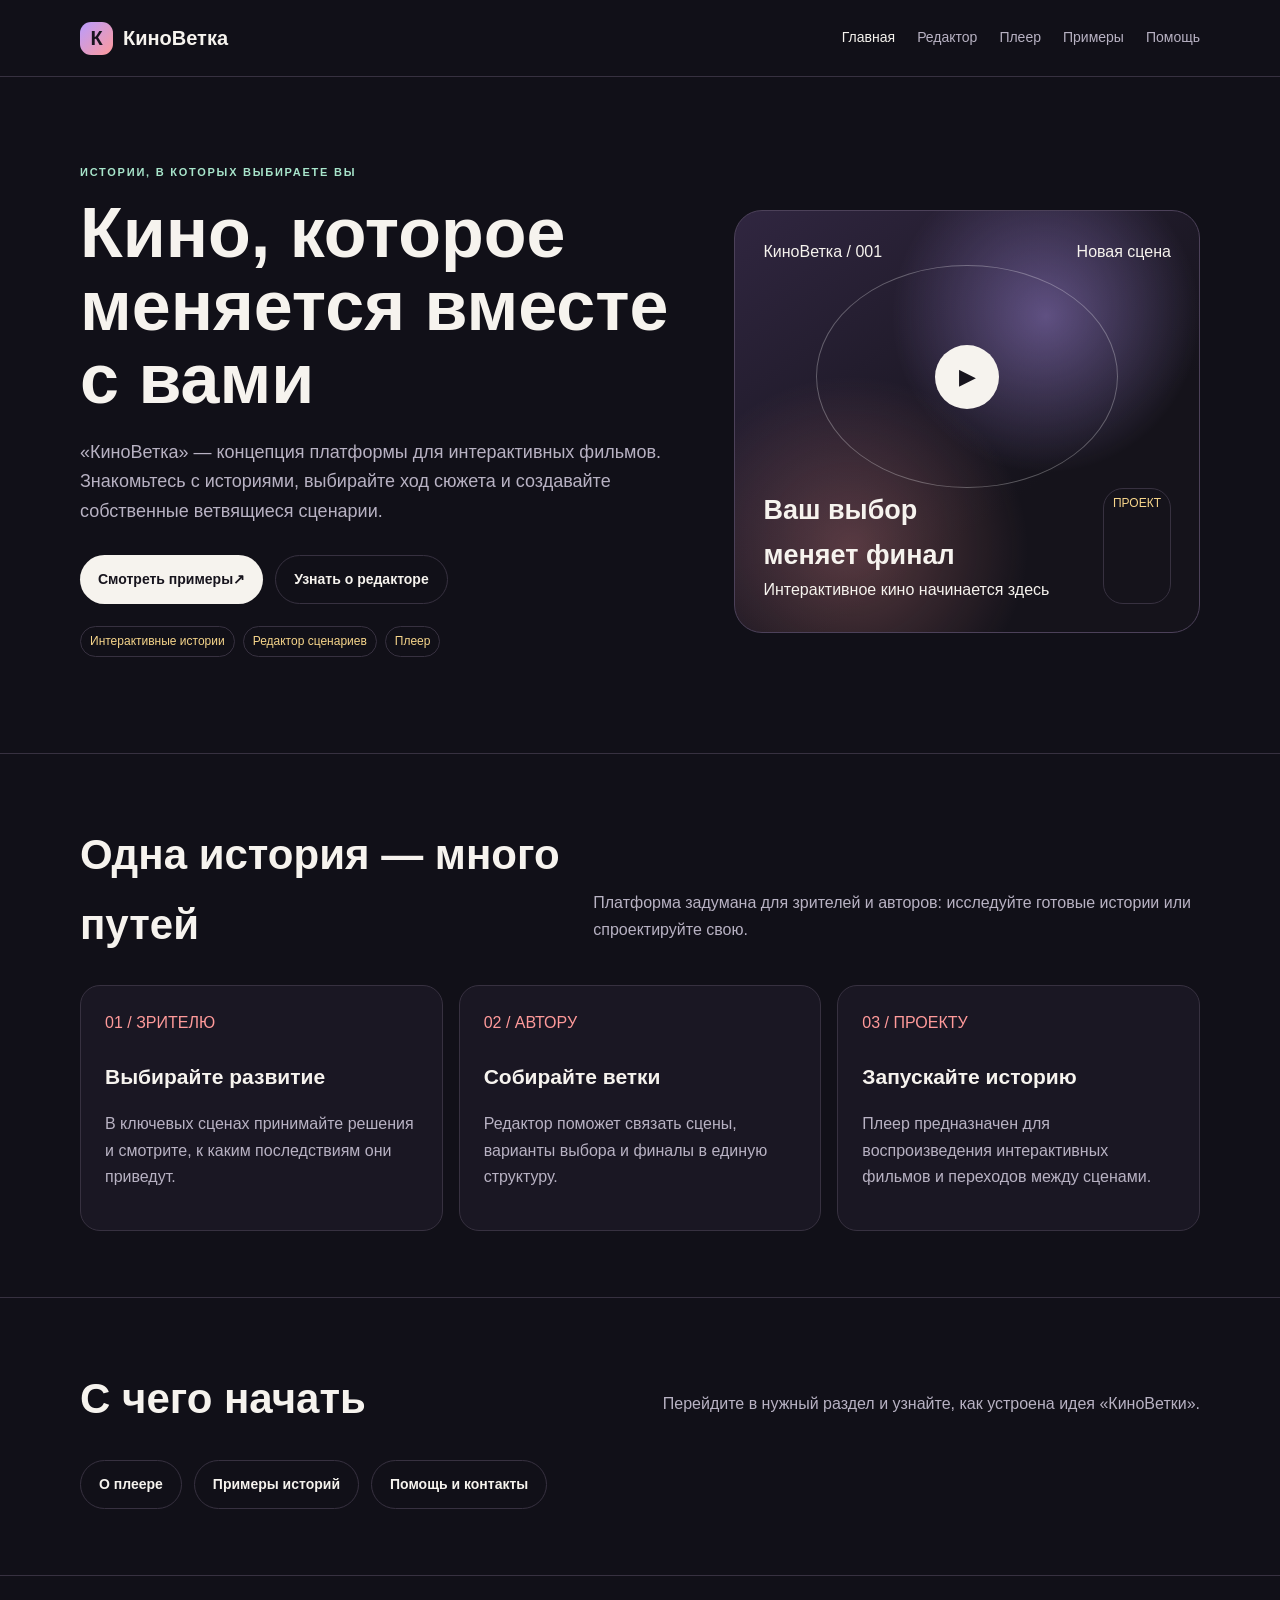
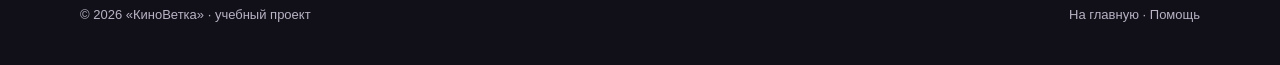
<file: index.html>
<!doctype html><html lang="ru"><head><meta charset="utf-8"><meta name="viewport" content="width=device-width,initial-scale=1"><meta name="description" content="КиноВетка — концепция платформы интерактивного кино, редактора сценариев и плеера."><title>Главная — КиноВетка</title><link rel="stylesheet" href="css/style.css"></head><body><header class="topbar"><div class="wrap nav"><a class="brand" href="index.html"><span class="logo">К</span> КиноВетка</a><nav class="links" aria-label="Основная навигация"><a class="active" href="index.html">Главная</a><a class="" href="editor.html">Редактор</a><a class="" href="player.html">Плеер</a><a class="" href="examples.html">Примеры</a><a class="" href="help.html">Помощь</a></nav></div></header><main><section class="hero"><div class="wrap hero-grid"><div><div class="eyebrow">Истории, в которых выбираете вы</div><h1>Кино, которое меняется вместе с вами</h1><p>«КиноВетка» — концепция платформы для интерактивных фильмов. Знакомьтесь с историями, выбирайте ход сюжета и создавайте собственные ветвящиеся сценарии.</p><div class="actions"><a class="button" href="examples.html">Смотреть примеры <span>↗</span></a><a class="button secondary" href="editor.html">Узнать о редакторе</a></div><div class="chips"><span class="chip">Интерактивные истории</span><span class="chip">Редактор сценариев</span><span class="chip">Плеер</span></div></div><div class="poster" aria-label="Декоративная иллюстрация кинематографического кадра"><div class="poster-top"><span>КиноВетка / 001</span><span>Новая сцена</span></div><div class="film-frame"><div class="play">▶</div></div><div class="poster-bottom"><div><div class="poster-title">Ваш выбор<br>меняет финал</div><div class="poster-tag">Интерактивное кино начинается здесь</div></div><span class="release">ПРОЕКТ</span></div></div></div></section><section class="section"><div class="wrap"><div class="section-head"><h2>Одна история — много путей</h2><p>Платформа задумана для зрителей и авторов: исследуйте готовые истории или спроектируйте свою.</p></div><div class="cards"><article class="card"><span class="num">01 / ЗРИТЕЛЮ</span><h3>Выбирайте развитие</h3><p>В ключевых сценах принимайте решения и смотрите, к каким последствиям они приведут.</p></article><article class="card"><span class="num">02 / АВТОРУ</span><h3>Собирайте ветки</h3><p>Редактор поможет связать сцены, варианты выбора и финалы в единую структуру.</p></article><article class="card"><span class="num">03 / ПРОЕКТУ</span><h3>Запускайте историю</h3><p>Плеер предназначен для воспроизведения интерактивных фильмов и переходов между сценами.</p></article></div></div></section><section class="section"><div class="wrap"><div class="section-head"><h2>С чего начать</h2><p>Перейдите в нужный раздел и узнайте, как устроена идея «КиноВетки».</p></div><div class="actions"><a class="button secondary" href="player.html">О плеере</a><a class="button secondary" href="examples.html">Примеры историй</a><a class="button secondary" href="help.html">Помощь и контакты</a></div></div></section></main><footer class="footer"><div class="wrap footer-row"><span>© 2026 «КиноВетка» · учебный проект</span><span><a href="index.html">На главную</a> · <a href="help.html">Помощь</a></span></div></footer></body></html>
</file>
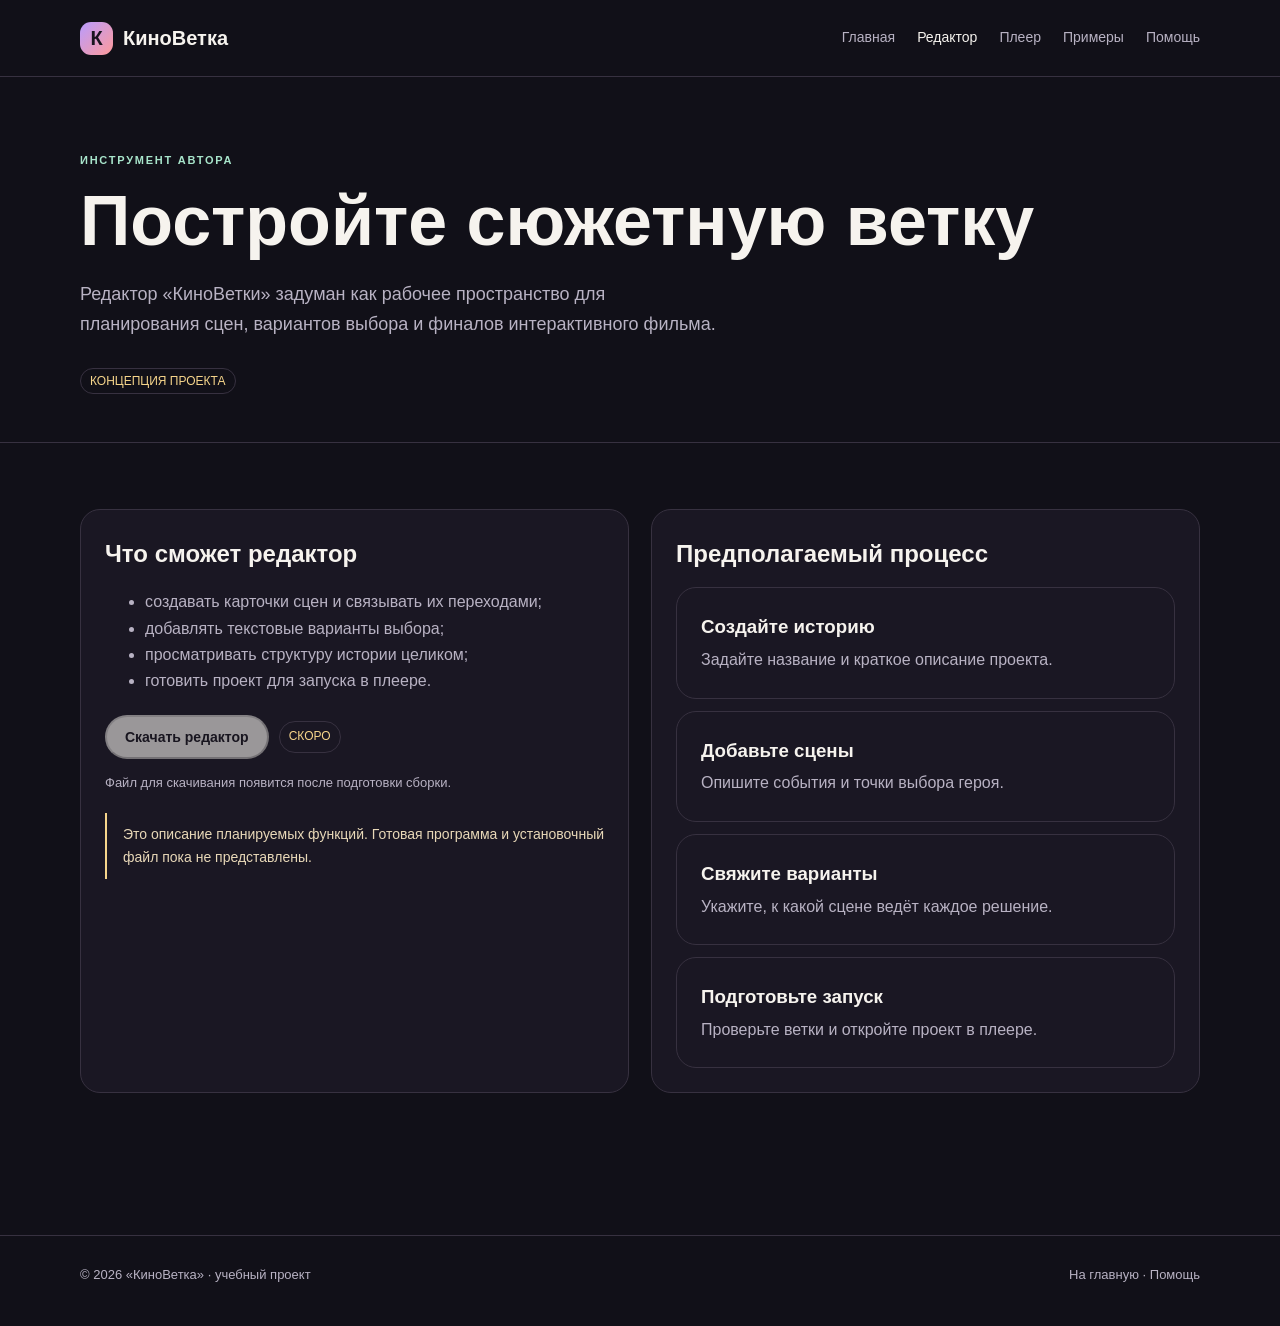
<file: editor.html>
<!doctype html><html lang="ru"><head><meta charset="utf-8"><meta name="viewport" content="width=device-width,initial-scale=1"><meta name="description" content="КиноВетка — концепция платформы интерактивного кино, редактора сценариев и плеера."><title>Редактор — КиноВетка</title><link rel="stylesheet" href="css/style.css"></head><body><header class="topbar"><div class="wrap nav"><a class="brand" href="index.html"><span class="logo">К</span> КиноВетка</a><nav class="links" aria-label="Основная навигация"><a class="" href="index.html">Главная</a><a class="active" href="editor.html">Редактор</a><a class="" href="player.html">Плеер</a><a class="" href="examples.html">Примеры</a><a class="" href="help.html">Помощь</a></nav></div></header><main><header class="page-head"><div class="wrap"><div class="eyebrow">Инструмент автора</div><h1>Постройте сюжетную ветку</h1><p>Редактор «КиноВетки» задуман как рабочее пространство для планирования сцен, вариантов выбора и финалов интерактивного фильма.</p><span class="release">КОНЦЕПЦИЯ ПРОЕКТА</span></div></header><section class="section"><div class="wrap two-col"><article class="panel"><h2>Что сможет редактор</h2><ul><li>создавать карточки сцен и связывать их переходами;</li><li>добавлять текстовые варианты выбора;</li><li>просматривать структуру истории целиком;</li><li>готовить проект для запуска в плеере.</li></ul><div class="download-row"><button class="button" type="button" disabled aria-describedby="editor-download-status">Скачать редактор</button><span class="release">СКОРО</span></div><p class="download-note" id="editor-download-status">Файл для скачивания появится после подготовки сборки.</p><div class="notice">Это описание планируемых функций. Готовая программа и установочный файл пока не представлены.</div></article><article class="panel"><h2>Предполагаемый процесс</h2><div class="steps"><div class="step"><div><h3>Создайте историю</h3><p>Задайте название и краткое описание проекта.</p></div></div><div class="step"><div><h3>Добавьте сцены</h3><p>Опишите события и точки выбора героя.</p></div></div><div class="step"><div><h3>Свяжите варианты</h3><p>Укажите, к какой сцене ведёт каждое решение.</p></div></div><div class="step"><div><h3>Подготовьте запуск</h3><p>Проверьте ветки и откройте проект в плеере.</p></div></div></div></article></div></section></main><footer class="footer"><div class="wrap footer-row"><span>© 2026 «КиноВетка» · учебный проект</span><span><a href="index.html">На главную</a> · <a href="help.html">Помощь</a></span></div></footer></body></html>
</file>
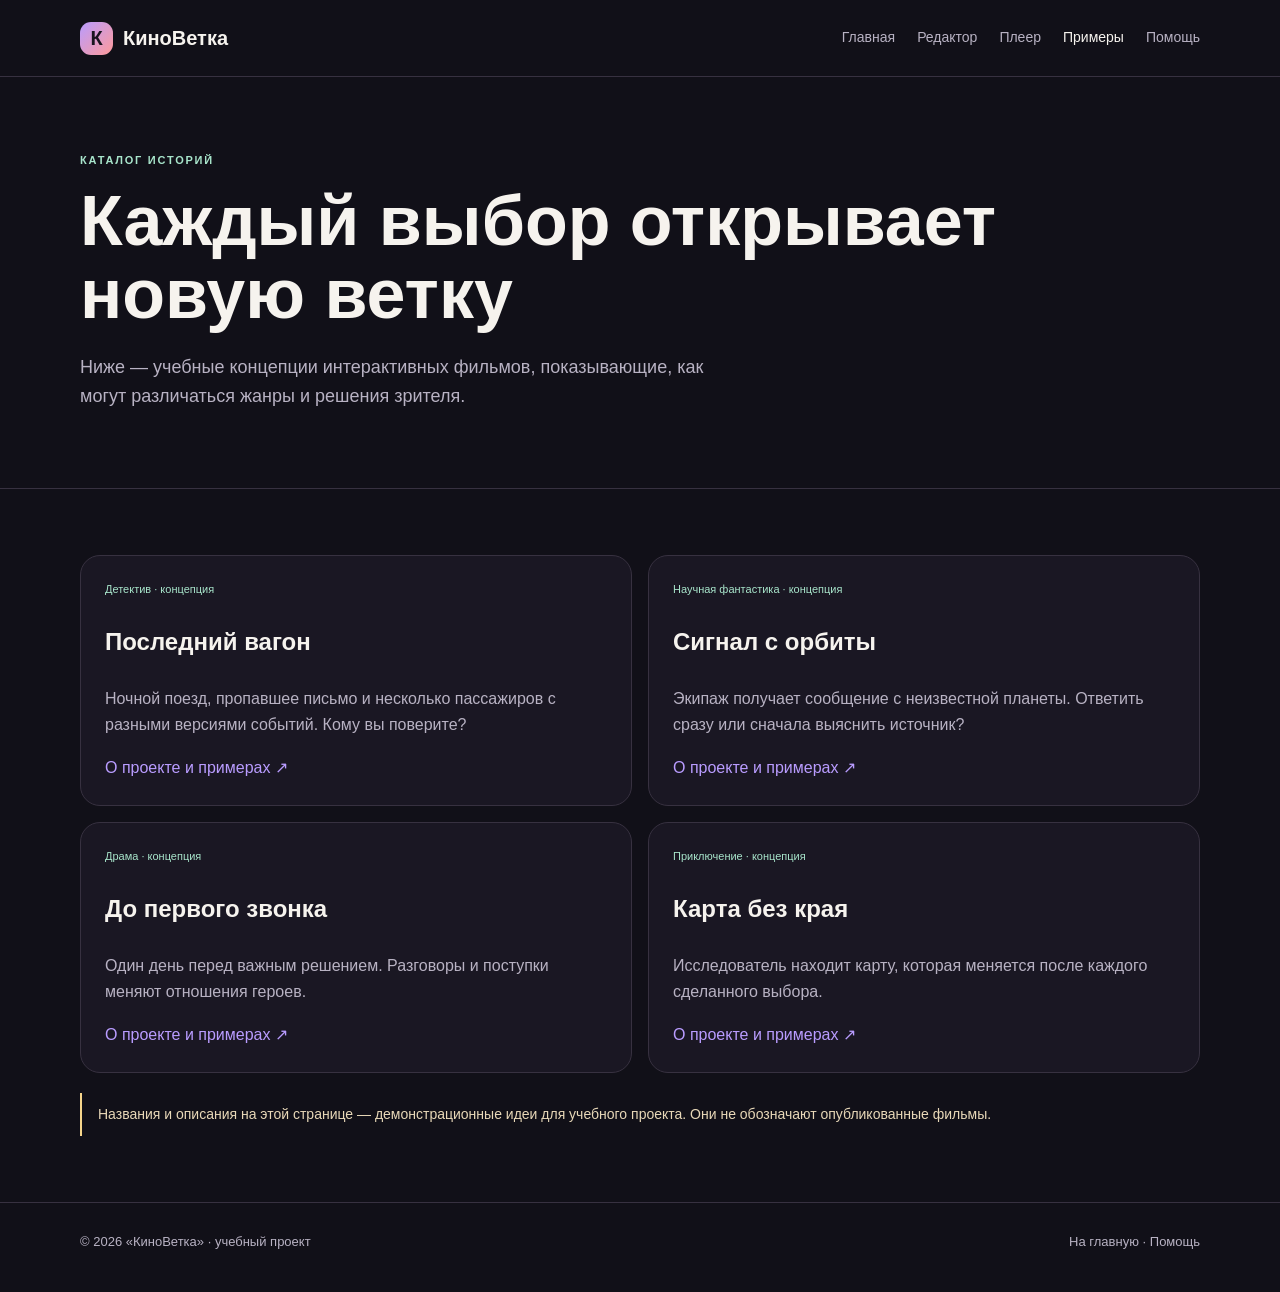
<file: examples.html>
<!doctype html><html lang="ru"><head><meta charset="utf-8"><meta name="viewport" content="width=device-width,initial-scale=1"><meta name="description" content="КиноВетка — концепция платформы интерактивного кино, редактора сценариев и плеера."><title>Примеры — КиноВетка</title><link rel="stylesheet" href="css/style.css"></head><body><header class="topbar"><div class="wrap nav"><a class="brand" href="index.html"><span class="logo">К</span> КиноВетка</a><nav class="links" aria-label="Основная навигация"><a class="" href="index.html">Главная</a><a class="" href="editor.html">Редактор</a><a class="" href="player.html">Плеер</a><a class="active" href="examples.html">Примеры</a><a class="" href="help.html">Помощь</a></nav></div></header><main><header class="page-head"><div class="wrap"><div class="eyebrow">Каталог историй</div><h1>Каждый выбор открывает новую ветку</h1><p>Ниже — учебные концепции интерактивных фильмов, показывающие, как могут различаться жанры и решения зрителя.</p></div></header><section class="section"><div class="wrap story-grid"><article class="story"><div><div class="meta">Детектив · концепция</div><h3>Последний вагон</h3><p>Ночной поезд, пропавшее письмо и несколько пассажиров с разными версиями событий. Кому вы поверите?</p></div><a href="help.html">О проекте и примерах ↗</a></article><article class="story"><div><div class="meta">Научная фантастика · концепция</div><h3>Сигнал с орбиты</h3><p>Экипаж получает сообщение с неизвестной планеты. Ответить сразу или сначала выяснить источник?</p></div><a href="help.html">О проекте и примерах ↗</a></article><article class="story"><div><div class="meta">Драма · концепция</div><h3>До первого звонка</h3><p>Один день перед важным решением. Разговоры и поступки меняют отношения героев.</p></div><a href="help.html">О проекте и примерах ↗</a></article><article class="story"><div><div class="meta">Приключение · концепция</div><h3>Карта без края</h3><p>Исследователь находит карту, которая меняется после каждого сделанного выбора.</p></div><a href="help.html">О проекте и примерах ↗</a></article></div><div class="wrap"><div class="notice">Названия и описания на этой странице — демонстрационные идеи для учебного проекта. Они не обозначают опубликованные фильмы.</div></div></section></main><footer class="footer"><div class="wrap footer-row"><span>© 2026 «КиноВетка» · учебный проект</span><span><a href="index.html">На главную</a> · <a href="help.html">Помощь</a></span></div></footer></body></html>
</file>
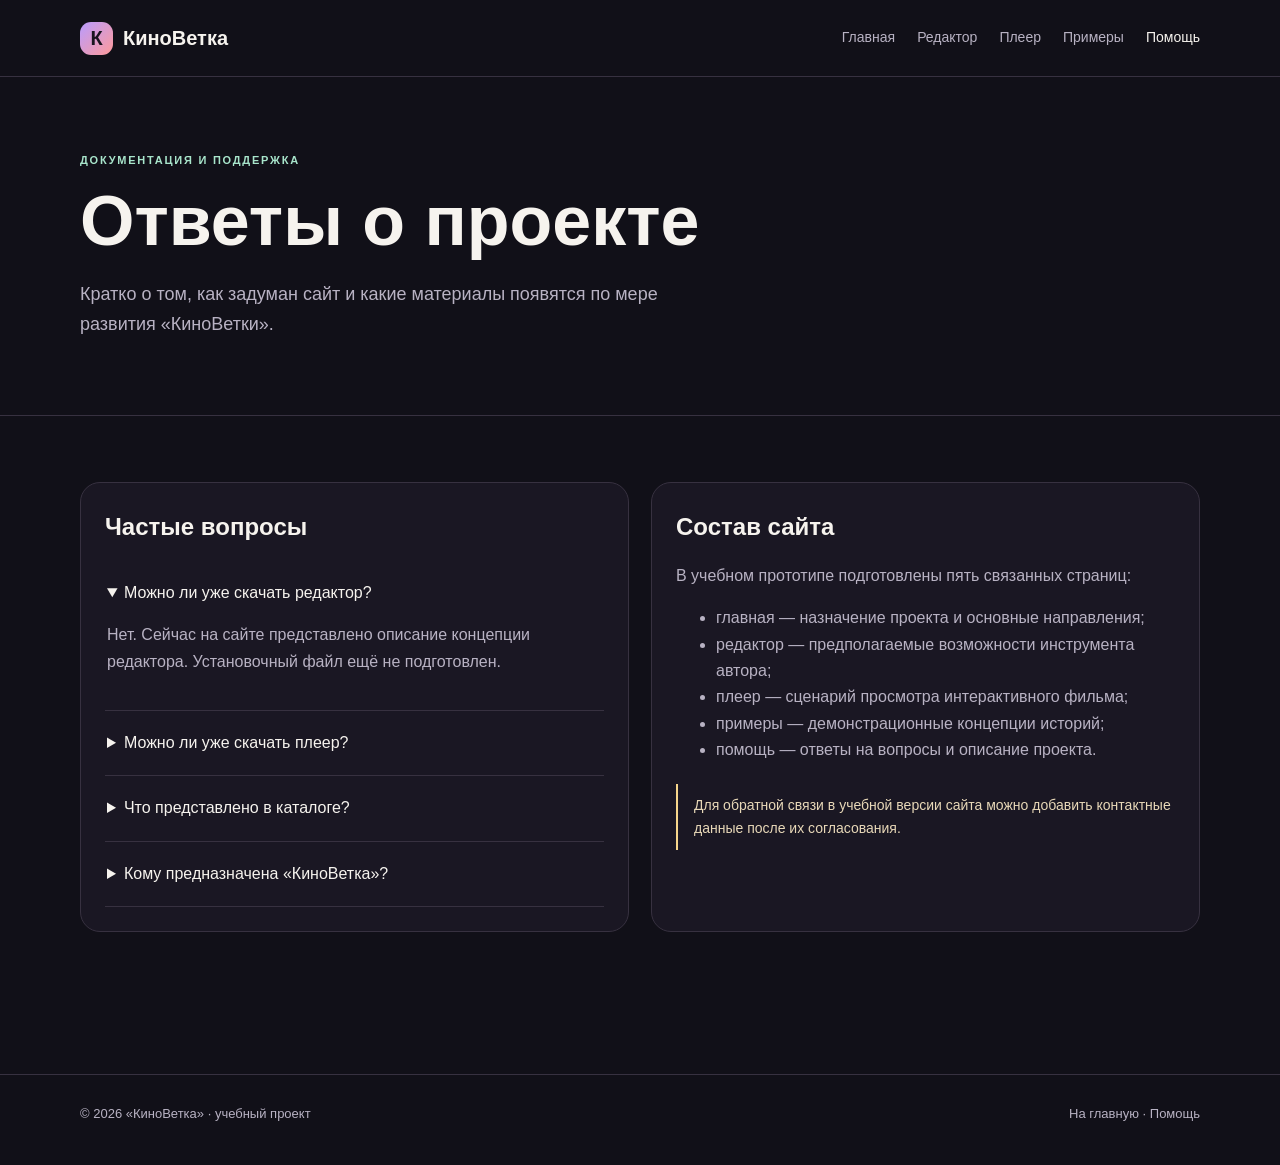
<file: help.html>
<!doctype html><html lang="ru"><head><meta charset="utf-8"><meta name="viewport" content="width=device-width,initial-scale=1"><meta name="description" content="КиноВетка — концепция платформы интерактивного кино, редактора сценариев и плеера."><title>Помощь — КиноВетка</title><link rel="stylesheet" href="css/style.css"></head><body><header class="topbar"><div class="wrap nav"><a class="brand" href="index.html"><span class="logo">К</span> КиноВетка</a><nav class="links" aria-label="Основная навигация"><a class="" href="index.html">Главная</a><a class="" href="editor.html">Редактор</a><a class="" href="player.html">Плеер</a><a class="" href="examples.html">Примеры</a><a class="active" href="help.html">Помощь</a></nav></div></header><main><header class="page-head"><div class="wrap"><div class="eyebrow">Документация и поддержка</div><h1>Ответы о проекте</h1><p>Кратко о том, как задуман сайт и какие материалы появятся по мере развития «КиноВетки».</p></div></header><section class="section"><div class="wrap two-col"><article class="panel"><h2>Частые вопросы</h2><div class="faq"><details open><summary>Можно ли уже скачать редактор?</summary><p>Нет. Сейчас на сайте представлено описание концепции редактора. Установочный файл ещё не подготовлен.</p></details><details><summary>Можно ли уже скачать плеер?</summary><p>Плеер описан как часть будущей платформы. Готовой сборки для скачивания пока нет.</p></details><details><summary>Что представлено в каталоге?</summary><p>В каталоге приведены демонстрационные идеи интерактивных фильмов, созданные для описания учебного проекта.</p></details><details><summary>Кому предназначена «КиноВетка»?</summary><p>Проект ориентирован на авторов интерактивных историй, зрителей и начинающих создателей цифрового контента.</p></details></div></article><article class="panel"><h2>Состав сайта</h2><p>В учебном прототипе подготовлены пять связанных страниц:</p><ul><li>главная — назначение проекта и основные направления;</li><li>редактор — предполагаемые возможности инструмента автора;</li><li>плеер — сценарий просмотра интерактивного фильма;</li><li>примеры — демонстрационные концепции историй;</li><li>помощь — ответы на вопросы и описание проекта.</li></ul><div class="notice">Для обратной связи в учебной версии сайта можно добавить контактные данные после их согласования.</div></article></div></section></main><footer class="footer"><div class="wrap footer-row"><span>© 2026 «КиноВетка» · учебный проект</span><span><a href="index.html">На главную</a> · <a href="help.html">Помощь</a></span></div></footer></body></html>
</file>
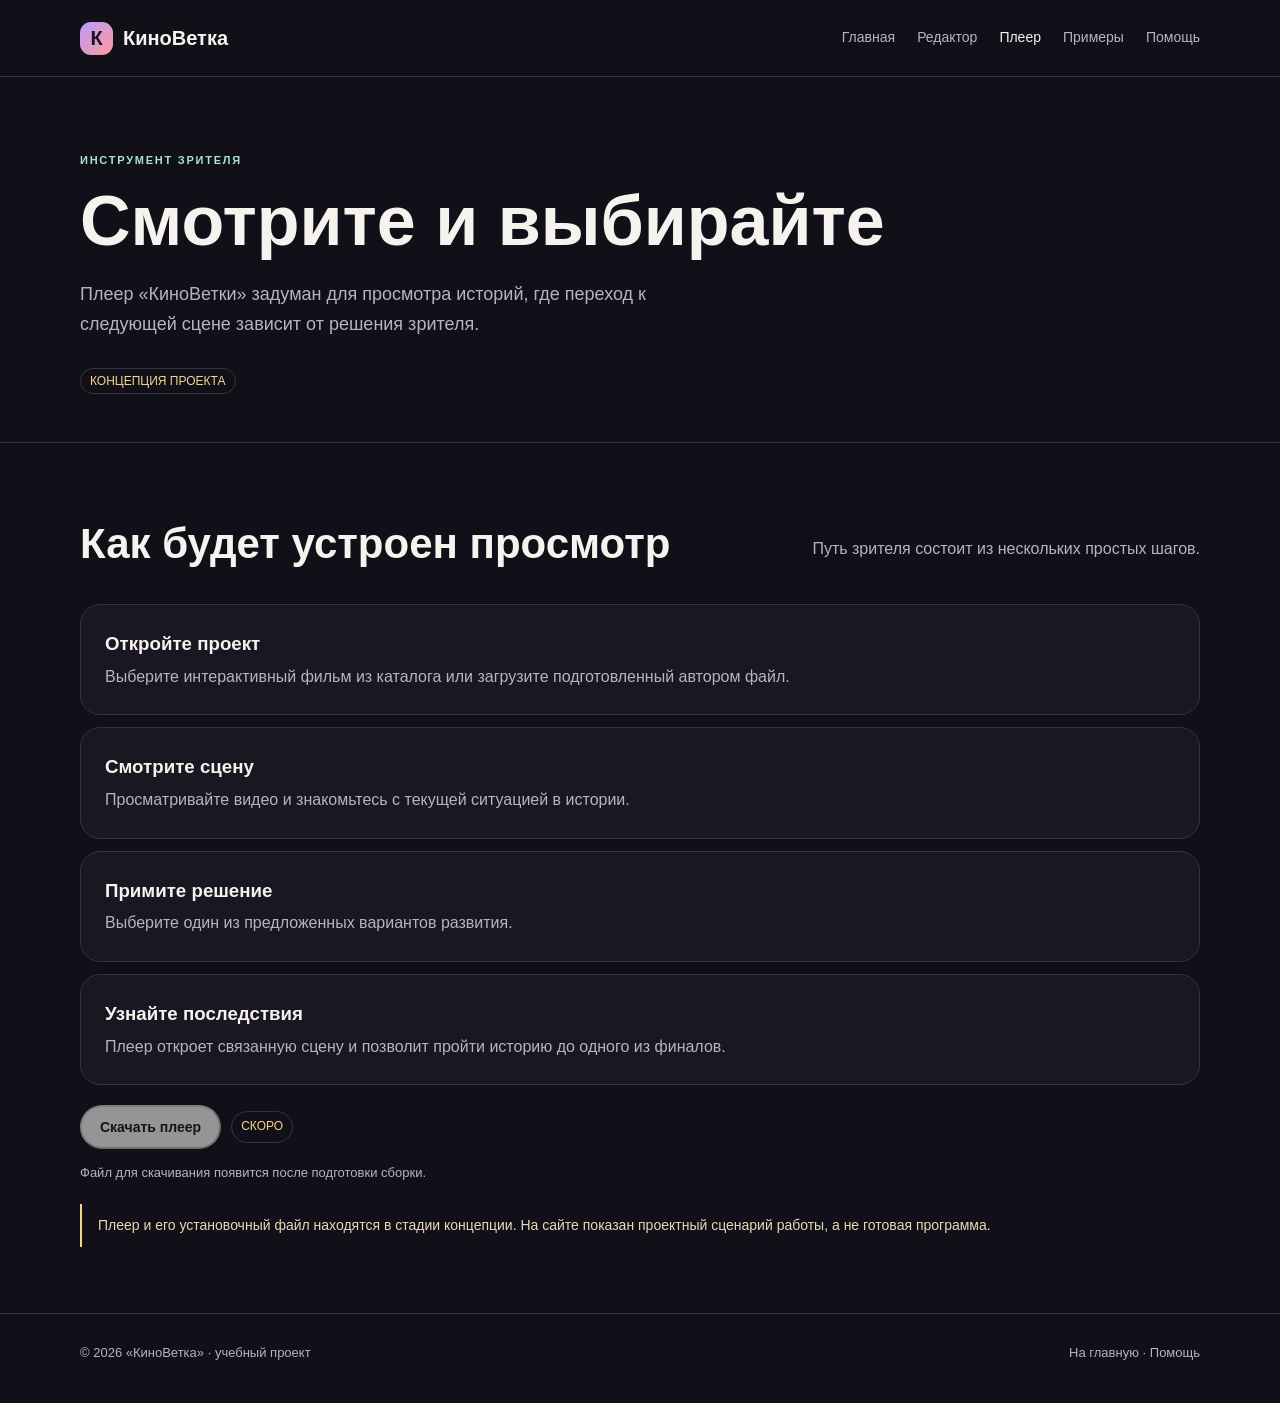
<file: player.html>
<!doctype html><html lang="ru"><head><meta charset="utf-8"><meta name="viewport" content="width=device-width,initial-scale=1"><meta name="description" content="КиноВетка — концепция платформы интерактивного кино, редактора сценариев и плеера."><title>Плеер — КиноВетка</title><link rel="stylesheet" href="css/style.css"></head><body><header class="topbar"><div class="wrap nav"><a class="brand" href="index.html"><span class="logo">К</span> КиноВетка</a><nav class="links" aria-label="Основная навигация"><a class="" href="index.html">Главная</a><a class="" href="editor.html">Редактор</a><a class="active" href="player.html">Плеер</a><a class="" href="examples.html">Примеры</a><a class="" href="help.html">Помощь</a></nav></div></header><main><header class="page-head"><div class="wrap"><div class="eyebrow">Инструмент зрителя</div><h1>Смотрите и выбирайте</h1><p>Плеер «КиноВетки» задуман для просмотра историй, где переход к следующей сцене зависит от решения зрителя.</p><span class="release">КОНЦЕПЦИЯ ПРОЕКТА</span></div></header><section class="section"><div class="wrap"><div class="section-head"><h2>Как будет устроен просмотр</h2><p>Путь зрителя состоит из нескольких простых шагов.</p></div><div class="steps"><div class="step"><div><h3>Откройте проект</h3><p>Выберите интерактивный фильм из каталога или загрузите подготовленный автором файл.</p></div></div><div class="step"><div><h3>Смотрите сцену</h3><p>Просматривайте видео и знакомьтесь с текущей ситуацией в истории.</p></div></div><div class="step"><div><h3>Примите решение</h3><p>Выберите один из предложенных вариантов развития.</p></div></div><div class="step"><div><h3>Узнайте последствия</h3><p>Плеер откроет связанную сцену и позволит пройти историю до одного из финалов.</p></div></div></div><div class="rule"></div><div class="download-row"><button class="button" type="button" disabled aria-describedby="player-download-status">Скачать плеер</button><span class="release">СКОРО</span></div><p class="download-note" id="player-download-status">Файл для скачивания появится после подготовки сборки.</p><div class="notice">Плеер и его установочный файл находятся в стадии концепции. На сайте показан проектный сценарий работы, а не готовая программа.</div></div></section></main><footer class="footer"><div class="wrap footer-row"><span>© 2026 «КиноВетка» · учебный проект</span><span><a href="index.html">На главную</a> · <a href="help.html">Помощь</a></span></div></footer></body></html>
</file>
<file: css/style.css>
:root{--ink:#f6f3ee;--muted:#b8b2c3;--bg:#111018;--panel:#1a1723;--line:#373140;--violet:#b99cff;--pink:#ff9a9a;--mint:#a8e5cb;--gold:#f6d58b;--max:1120px}*{box-sizing:border-box}body{margin:0;background:var(--bg);color:var(--ink);font:16px/1.65 Arial,sans-serif}a{color:inherit;text-decoration:none}.wrap{width:min(var(--max),calc(100% - 40px));margin:auto}.topbar{border-bottom:1px solid var(--line);background:#111018}.nav{min-height:76px;display:flex;align-items:center;justify-content:space-between;gap:24px}.brand{font-size:20px;font-weight:800;display:flex;align-items:center;gap:10px}.logo{width:33px;height:33px;border-radius:11px;background:linear-gradient(135deg,var(--violet),var(--pink));display:grid;place-items:center;color:#19151f;font-weight:900}.links{display:flex;gap:22px;color:var(--muted);font-size:14px;flex-wrap:wrap}.links a:hover,.links a.active{color:var(--ink)}.button{display:inline-flex;align-items:center;justify-content:center;padding:12px 18px;border-radius:999px;background:var(--ink);color:#17141d;font-weight:700;font-size:14px}.button.secondary{background:transparent;color:var(--ink);border:1px solid var(--line)}.button:disabled{opacity:.58}.eyebrow{color:var(--mint);text-transform:uppercase;letter-spacing:.16em;font-size:11px;font-weight:700}.hero{padding:86px 0 74px}.hero-grid{display:grid;grid-template-columns:1.12fr .88fr;align-items:center;gap:62px}.hero h1,.page-head h1{font-size:clamp(42px,6vw,70px);line-height:1.04;margin:16px 0 22px}.hero p,.page-head p{color:var(--muted);font-size:18px;max-width:640px;margin:0 0 28px}.actions{display:flex;gap:12px;flex-wrap:wrap}.poster{min-height:390px;border:1px solid #4c4159;border-radius:28px;background:radial-gradient(ellipse at 67% 25%,#b99cff6b,transparent 35%),radial-gradient(ellipse at 25% 80%,#ff9a9a47,transparent 36%),linear-gradient(145deg,#302640,#15131b 65%);padding:28px;display:flex;flex-direction:column;justify-content:space-between}.poster-top,.poster-bottom{display:flex;justify-content:space-between}.film-frame{align-self:center;width:74%;aspect-ratio:1.35;border-radius:50%;border:1px solid #ffffff48;display:grid;place-items:center}.play{width:64px;height:64px;border-radius:50%;background:var(--ink);color:#17141d;display:grid;place-items:center;font-size:22px}.poster-title{font-size:27px;font-weight:bold}.section{padding:66px 0;border-top:1px solid var(--line)}.section-head{display:flex;justify-content:space-between;align-items:end;gap:24px;margin-bottom:26px}.section h2{font-size:clamp(28px,4vw,42px);margin:0}.section-head p,.card p,.muted{color:var(--muted)}.cards{display:grid;grid-template-columns:repeat(3,1fr);gap:16px}.card,.panel,.step,.story{border:1px solid var(--line);background:var(--panel);border-radius:20px;padding:24px}.card{min-height:208px}.card .num{color:var(--pink)}.card h3{font-size:21px;margin:24px 0 8px}.page-head{padding:74px 0 48px}.two-col{display:grid;grid-template-columns:1fr 1fr;gap:22px;padding-bottom:76px}.panel h2{font-size:24px;margin:0 0 14px}.panel p,.panel li{color:var(--muted)}.notice{border-left:2px solid var(--gold);padding:10px 0 10px 16px;color:#e8d8b8;margin-top:20px;font-size:14px}.steps{display:grid;gap:12px}.step{display:flex;gap:18px}.step h3{margin:0 0 4px}.step p{margin:0;color:var(--muted)}.story-grid{display:grid;grid-template-columns:repeat(2,1fr);gap:16px}.story{min-height:245px}.story .meta{color:var(--mint);font-size:11px}.story h3{font-size:24px}.story p{color:var(--muted)}.story a{color:var(--violet)}.faq details{border-bottom:1px solid var(--line);padding:19px 2px}.faq p{color:var(--muted)}.footer{border-top:1px solid var(--line);padding:28px 0 40px;color:var(--muted);font-size:13px}.footer-row{display:flex;justify-content:space-between;gap:20px;flex-wrap:wrap}.release,.chip{padding:5px 9px;border:1px solid var(--line);border-radius:20px;color:var(--gold);font-size:12px}.chips{display:flex;gap:8px;flex-wrap:wrap;margin:22px 0}.download-row{display:flex;align-items:center;gap:10px;flex-wrap:wrap;margin-top:20px}.download-note{color:var(--muted);font-size:13px}@media(max-width:850px){.hero-grid{grid-template-columns:1fr}.cards{grid-template-columns:1fr 1fr}.nav{align-items:flex-start;padding:16px 0;flex-direction:column}.two-col{grid-template-columns:1fr}}@media(max-width:560px){.cards,.story-grid{grid-template-columns:1fr}.hero{padding:58px 0}.page-head{padding:54px 0 34px}.poster{min-height:290px}}
</file>
